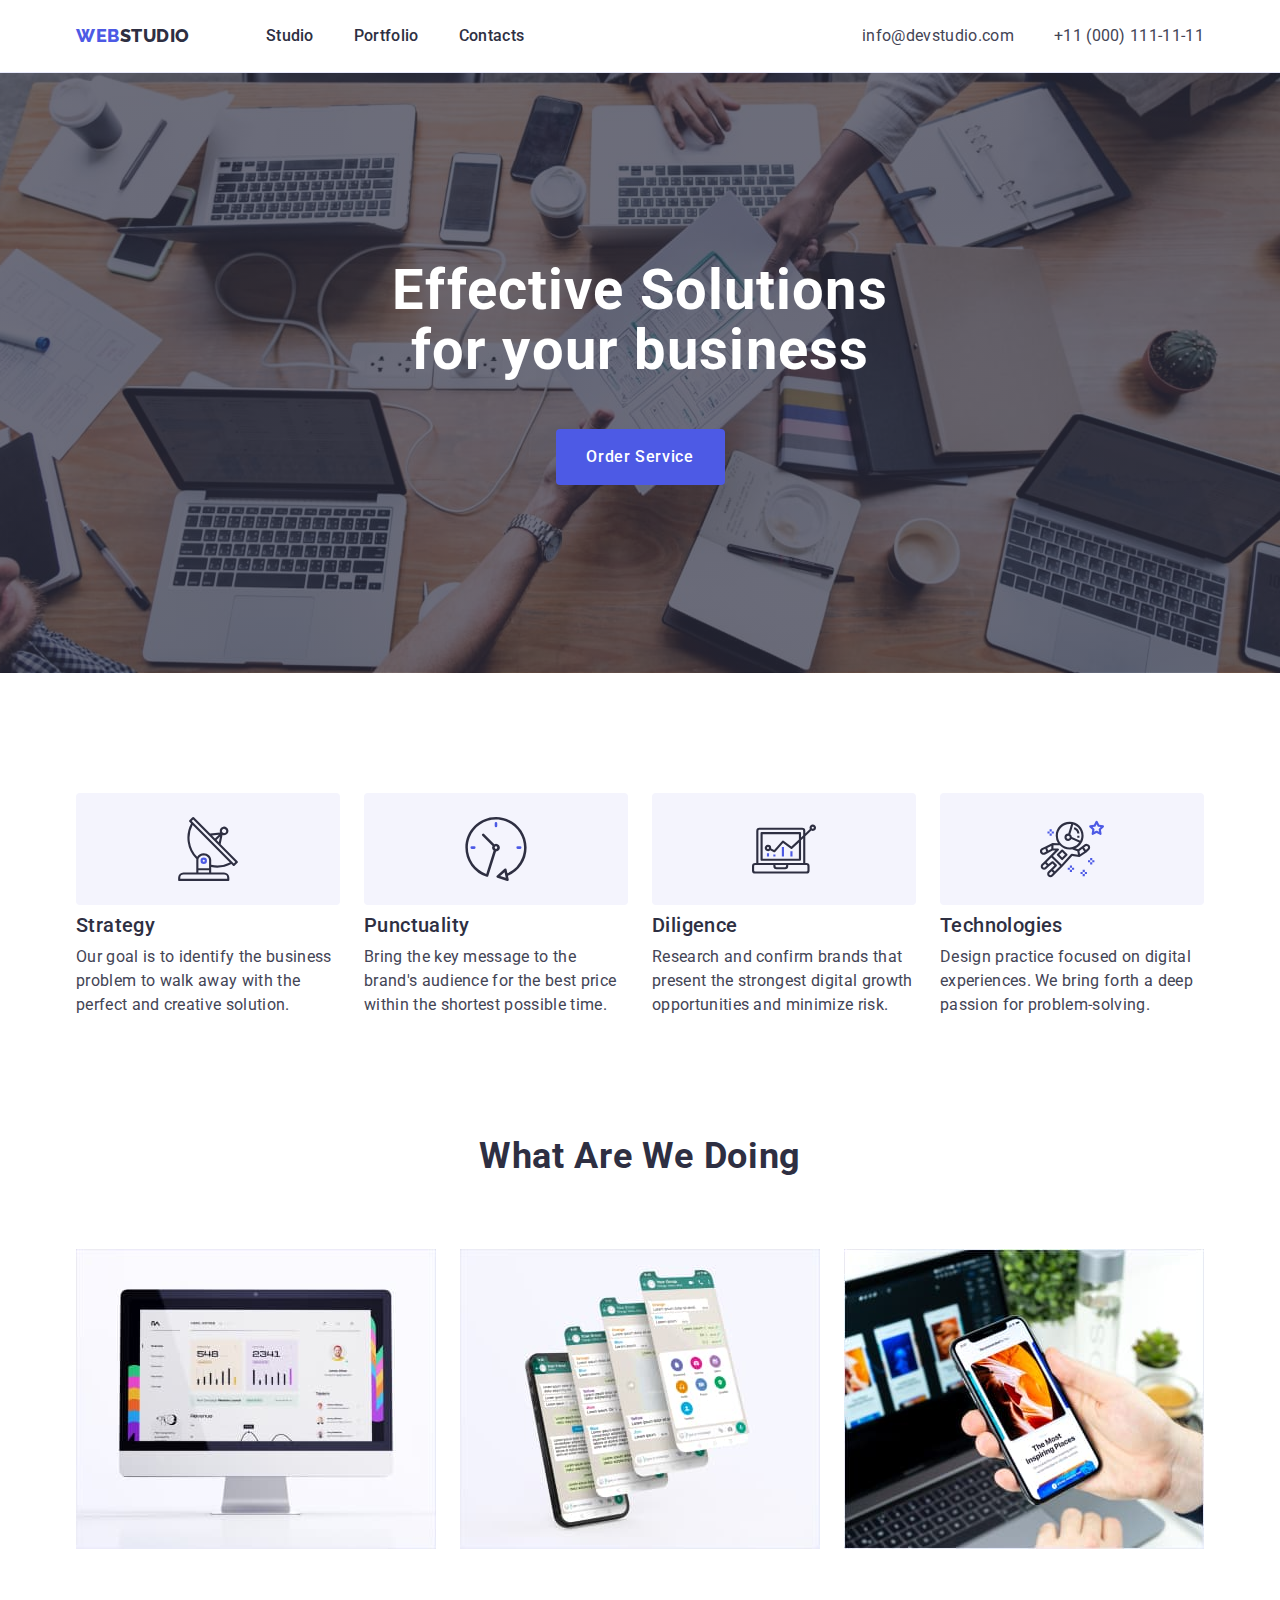
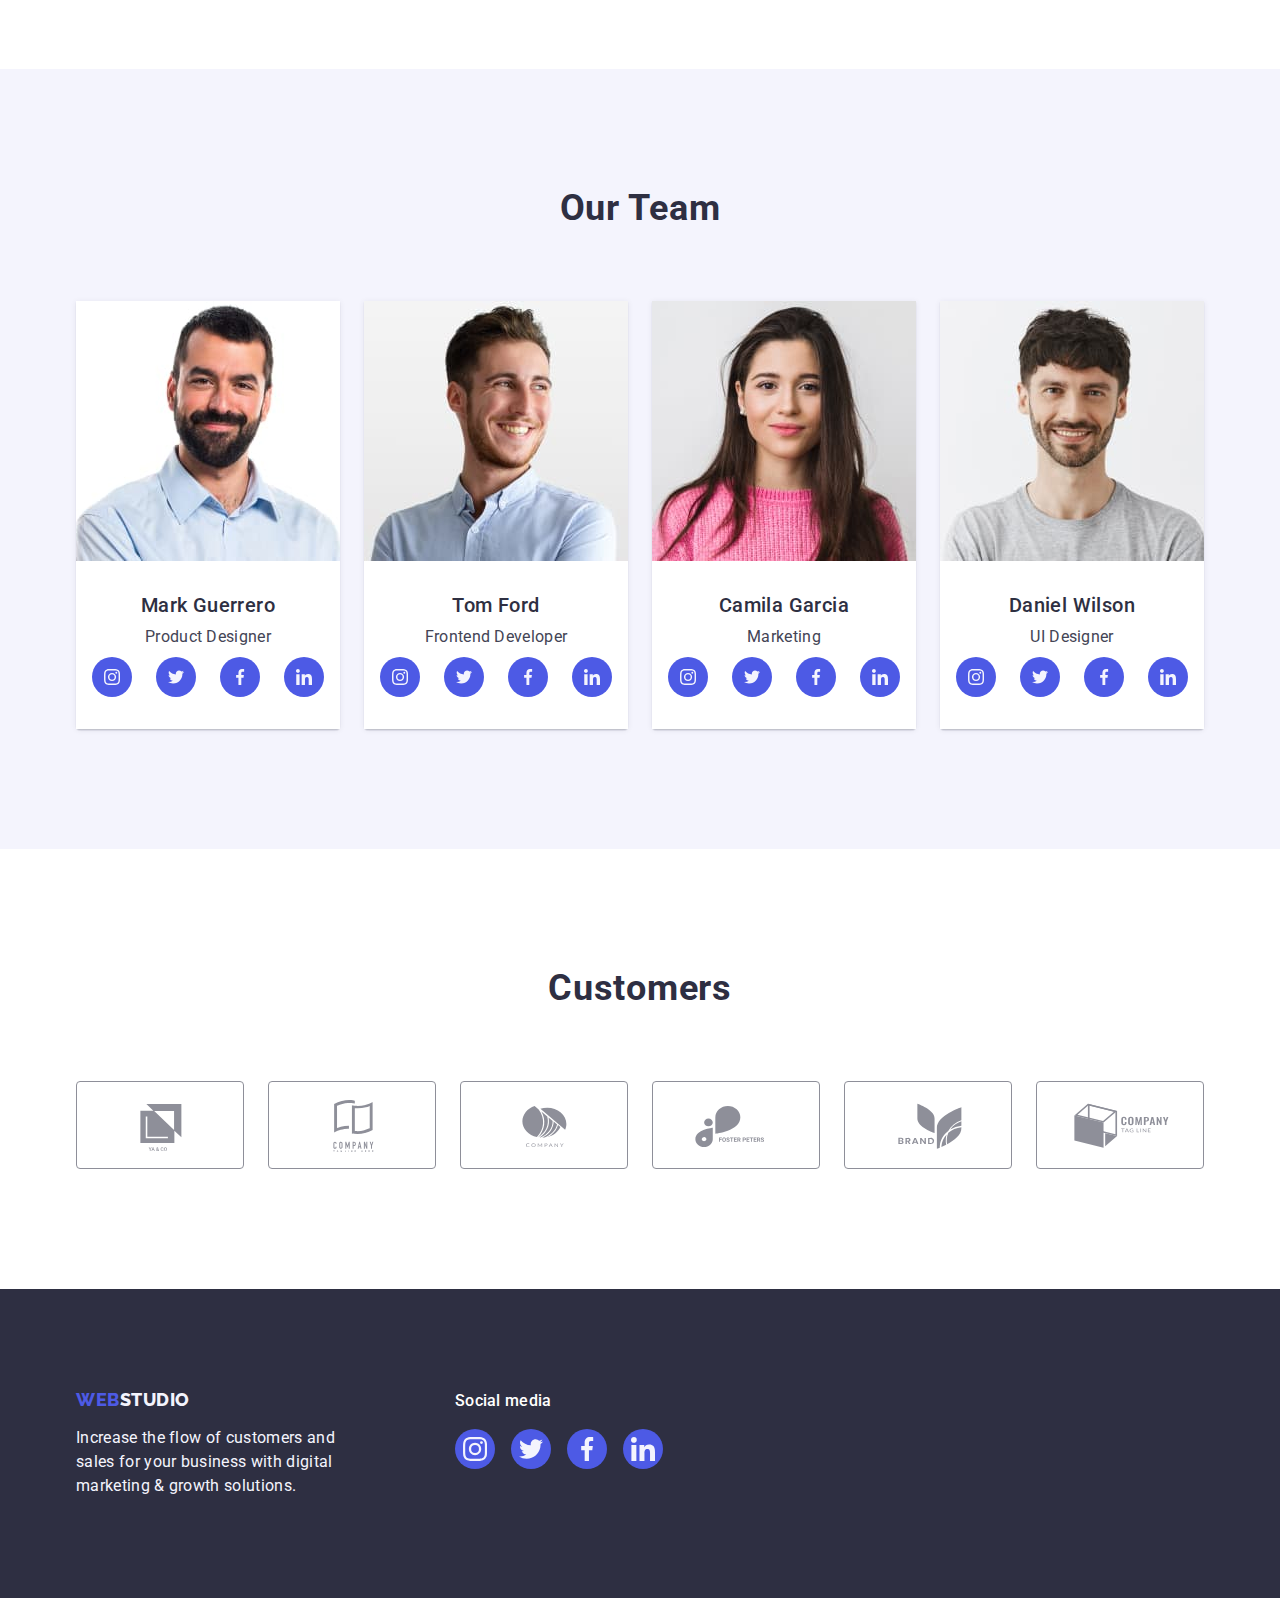
<file: index.html>
<!DOCTYPE html>
<html lang="en">
  <head>
    <meta charset="UTF-8" />
    <meta name="viewport" content="width=device-width, initial-scale=1.0" />
    <title>Document</title>
    <link
      rel="stylesheet"
      href="https://cdnjs.cloudflare.com/ajax/libs/modern-normalize/2.0.0/modern-normalize.min.css"
      integrity="sha512-4xo8blKMVCiXpTaLzQSLSw3KFOVPWhm/TRtuPVc4WG6kUgjH6J03IBuG7JZPkcWMxJ5huwaBpOpnwYElP/m6wg=="
      crossorigin="anonymous"
      referrerpolicy="no-referrer"
    />
    <link rel="stylesheet" href="css/styles.css" />
    <link rel="preconnect" href="https://fonts.googleapis.com" />
    <link rel="preconnect" href="https://fonts.gstatic.com" crossorigin />

    <link
      href="https://fonts.googleapis.com/css2?family=Raleway:wght@800&family=Roboto:wght@400;500;700;900&display=swap"
      rel="stylesheet"
    />
  </head>
  <body>
    <header class="header">
      <div class="container container-header">
        <nav class="logo-nav">
          <a href="./index.html" class="logo-link"
            >Web<span class="logo-part">Studio</span></a
          >

          <ul class="list">
            <li>
              <a class="page-description-link" href="./index.html">Studio</a>
            </li>
            <li>
              <a class="page-description-link" href="./portfolio.html"
                >Portfolio</a
              >
            </li>
            <li><a class="page-description-link" href="">Contacts</a></li>
          </ul>
        </nav>

        <address class="contact">
          <ul class="list">
            <li>
              <a
                href="mailto:info@devstudio.com"
                class="address-description link"
                >info@devstudio.com</a
              >
            </li>
            <li>
              <a href="tel:+110001111111" class="address-description link"
                >+11 (000) 111-11-11</a
              >
            </li>
          </ul>
        </address>
      </div>
    </header>

    <main>
      <section class="section main-title">
        <div class="container">
          <h1 class="main-text">Effective Solutions for your business</h1>
          <button class="hero-button" type="button">Order Service</button>
        </div>
      </section>

      <section class="section">
        <div class="container">
          <h2 class="visually-hidden">Goals</h2>
          <ul class="goals-list-list">
            <li class="goals-list-two">
              <div class="goals-icons">
                <svg width="64" height="64">
                  <use href="./images/icons.svg#icon-antenna-1"></use>
                </svg>
              </div>

              <h3 class="goals-title">Strategy</h3>
              <p class="goals-paragraph">
                Our goal is to identify the business problem to walk away with
                the perfect and creative solution.
              </p>
            </li>
            <li class="goals-list-two">
              <div class="goals-icons">
                <svg width="64" height="64">
                  <use href="./images/icons.svg#icon-clock-11"></use>
                </svg>
              </div>
              <h3 class="goals-title">Punctuality</h3>
              <p class="goals-paragraph">
                Bring the key message to the brand's audience for the best price
                within the shortest possible time.
              </p>
            </li>
            <li class="goals-list-two">
              <div class="goals-icons">
                <svg width="64" height="64">
                  <use href="./images/icons.svg#icon-diagram-1"></use>
                </svg>
              </div>
              <h3 class="goals-title">Diligence</h3>
              <p class="goals-paragraph">
                Research and confirm brands that present the strongest digital
                growth opportunities and minimize risk.
              </p>
            </li>
            <li class="goals-list-two">
              <div class="goals-icons">
                <svg width="64" height="64">
                  <use href="./images/icons.svg#icon-astronaut-1"></use>
                </svg>
              </div>
              <h3 class="goals-title">Technologies</h3>
              <p class="goals-paragraph">
                Design practice focused on digital experiences. We bring forth a
                deep passion for problem-solving.
              </p>
            </li>
          </ul>
        </div>
      </section>
      <section class="section-what-are-we-doing">
        <div class="container">
          <h2 class="what-are-we-doing-title">What are we doing</h2>
          <ul class="what-are-we-doing-list list">
            <li class="section-two-list">
              <img
                class="images"
                src="./images/img1(2).jpg"
                alt="imac"
                width="360"
                height="360"
              />
            </li>
            <li class="section-two-list">
              <img
                class="images"
                src="./images/img2(2).jpg"
                alt="phone"
                width="360"
                height="360"
              />
            </li>

            <li class="section-two-list">
              <img
                class="images"
                src="./images/img3(2).jpg"
                alt="picture"
                width="360"
                height="360"
              />
            </li>
          </ul>
        </div>
      </section>
      <!--Our team-->
      <section class="section our-team-background">
        <div class="container">
          <h2 class="our-team-title">Our Team</h2>
          <ul class="our-team-title-list list">
            <li class="our-team-box">
              <img
                class="images"
                src="./images/teamcard1(2).jpg"
                alt="man in a blue shirt"
                width="264"
                height="260"
              />
              <div class="our-team-names">
                <h3 class="our-team-name">Mark Guerrero</h3>
                <p class="our-team-paragraph">Product Designer</p>
                <ul class="our-team-social-media">
                  <li class="our-team-socialmedia-list">
                    <a class="our-team-link" href="#">
                      <svg class="our-team-icon" width="16" height="16">
                        <use href="./images/icons.svg#icon-instagram-2"></use>
                      </svg>
                    </a>
                  </li>
                  <li class="our-team-socialmedia-list">
                    <a class="our-team-link" href="#">
                      <svg class="our-team-icon" width="16" height="16">
                        <use href="./images/icons.svg#icon-twitter-1"></use>
                      </svg>
                    </a>
                  </li>
                  <li class="our-team-socialmedia-list">
                    <a href="" class="our-team-link">
                      <svg class="our-team-icon" width="16" height="16">
                        <use href="./images/icons.svg#icon-facebook-1-1"></use>
                      </svg>
                    </a>
                  </li>
                  <li class="our-team-socialmedia-list">
                    <a class="our-team-link" href="#">
                      <svg class="our-team-icon" width="16" height="16">
                        <use href="./images/icons.svg#icon-linkedin-1-1"></use>
                      </svg>
                    </a>
                  </li>
                </ul>
              </div>
            </li>
            <li class="our-team-box">
              <img
                class="images"
                src="./images/tomford.jpg"
                alt="smiling man in a shirt"
                width="264"
                height="260"
              />
              <div class="our-team-names">
                <h3 class="our-team-name">Tom Ford</h3>
                <p class="our-team-paragraph">Frontend Developer</p>
                <ul class="our-team-social-media">
                  <li class="our-team-socialmedia-list">
                    <a class="our-team-link" href="#">
                      <svg class="our-team-icon" width="16" height="16">
                        <use href="./images/icons.svg#icon-instagram-2"></use>
                      </svg>
                    </a>
                  </li>
                  <li class="our-team-socialmedia-list">
                    <a class="our-team-link" href="#">
                      <svg class="our-team-icon" width="16" height="16">
                        <use href="./images/icons.svg#icon-twitter-1"></use>
                      </svg>
                    </a>
                  </li>
                  <li class="our-team-socialmedia-list">
                    <a class="our-team-link" href="#">
                      <svg class="our-team-icon" width="16" height="16">
                        <use href="./images/icons.svg#icon-facebook-1-1"></use>
                      </svg>
                    </a>
                  </li>
                  <li class="our-team-socialmedia-list">
                    <a class="our-team-link" href="#">
                      <svg class="our-team-icon" width="16" height="16">
                        <use href="./images/icons.svg#icon-linkedin-1-1"></use>
                      </svg>
                    </a>
                  </li>
                </ul>
              </div>
            </li>
            <li class="our-team-box">
              <img
                class="images"
                src="images/camilagarcia.jpg"
                alt="woman in a pink jumper"
                width="264"
                height="260"
              />
              <div class="our-team-names">
                <h3 class="our-team-name">Camila Garcia</h3>
                <p class="our-team-paragraph">Marketing</p>
                <ul class="our-team-social-media">
                  <li class="our-team-socialmedia-list">
                    <a class="our-team-link" href="#">
                      <svg class="our-team-icon" width="16" height="16">
                        <use href="./images/icons.svg#icon-instagram-2"></use>
                      </svg>
                    </a>
                  </li>
                  <li class="our-team-socialmedia-list">
                    <a class="our-team-link" href="#">
                      <svg class="our-team-icon" width="16" height="16">
                        <use href="./images/icons.svg#icon-twitter-1"></use>
                      </svg>
                    </a>
                  </li>
                  <li class="our-team-socialmedia-list">
                    <a class="our-team-link" href="#">
                      <svg class="our-team-icon" width="16" height="16">
                        <use href="./images/icons.svg#icon-facebook-1-1"></use>
                      </svg>
                    </a>
                  </li>
                  <li class="our-team-socialmedia-list">
                    <a class="our-team-link" href="#">
                      <svg class="our-team-icon" width="16" height="16">
                        <use href="./images/icons.svg#icon-linkedin-1-1"></use>
                      </svg>
                    </a>
                  </li>
                </ul>
              </div>
            </li>
            <li class="our-team-box">
              <img
                class="images"
                src="./images/danielwilson.jpg"
                alt="man in a nude shirt"
                width="264"
                height="260"
              />
              <div class="our-team-names">
                <h3 class="our-team-name">Daniel Wilson</h3>
                <p class="our-team-paragraph">UI Designer</p>
                <ul class="our-team-social-media">
                  <li class="our-team-socialmedia-list">
                    <a class="our-team-link" href="#">
                      <svg class="our-team-icon" width="16" height="16">
                        <use href="./images/icons.svg#icon-instagram-2"></use>
                      </svg>
                    </a>
                  </li>
                  <li class="our-team-socialmedia-list">
                    <a class="our-team-link" href="#">
                      <svg class="our-team-icon" width="16" height="16">
                        <use href="./images/icons.svg#icon-twitter-1"></use>
                      </svg>
                    </a>
                  </li>
                  <li class="our-team-socialmedia-list">
                    <a class="our-team-link" href="#">
                      <svg class="our-team-icon" width="16" height="16">
                        <use href="./images/icons.svg#icon-facebook-1-1"></use>
                      </svg>
                    </a>
                  </li>
                  <li class="our-team-socialmedia-list">
                    <a class="our-team-link" href="#">
                      <svg class="our-team-icon" width="16" height="16">
                        <use href="./images/icons.svg#icon-linkedin-1-1"></use>
                      </svg>
                    </a>
                  </li>
                </ul>
              </div>
            </li>
          </ul>
        </div>
      </section>
      <!---Customers-->
      <section class="section">
        <div class="container">
          <h2 class="our-team-title">Customers</h2>
          <ul class="company-customers">
            <li class="company-customers-button">
              <a class="company-customers-link" href="#">
                <svg class="customers-icon" width="104" height="56">
                  <use href="./images/icons.svg#icon-client1"></use>
                </svg>
              </a>
            </li>
            <li class="company-customers-button">
              <a class="company-customers-link" href="#">
                <svg class="customers-icon" width="104" height="56">
                  <use href="./images/icons.svg#icon-client2"></use>
                </svg>
              </a>
            </li>
            <li class="company-customers-button">
              <a class="company-customers-link" href="#">
                <svg class="customers-icon" width="104" height="56">
                  <use href="./images/icons.svg#icon-client51"></use>
                </svg>
              </a>
            </li>
            <li class="company-customers-button">
              <a class="company-customers-link" href="#">
                <svg class="customers-icon" width="104" height="56">
                  <use href="./images/icons.svg#icon-client4"></use>
                </svg>
              </a>
            </li>
            <li class="company-customers-button">
              <a class="company-customers-link" href="#">
                <svg class="customers-icon" width="104" height="56">
                  <use href="./images/icons.svg#icon-client5"></use>
                </svg>
              </a>
            </li>
            <li class="company-customers-button">
              <a class="company-customers-link" href="#">
                <svg class="customers-icon" width="104" height="56">
                  <use href="./images/icons.svg#icon-client6"></use>
                </svg>
              </a>
            </li>
          </ul>
        </div>
      </section>
    </main>
    <!--footer-->
    <footer class="footer">
      <div class="container footer-links">
        <div class="footer-left">
          <a href="./index.html" class="logo-part-foot"
            >WEB<span class="logo-foot">Studio</span></a
          >
          <p class="footer-paragraph">
            Increase the flow of customers and <br />sales for your business
            with digital <br />
            marketing & growth solutions.
          </p>
        </div>
        <div>
          <p class="footer-social-media">Social media</p>
          <ul class="footer-social-media-links">
            <li class="footer-social-media-list">
              <a class="footer-icons" href="#">
                <svg class="our-team-icon" width="24" height="24">
                  <use href="./images/icons.svg#icon-instagram-2"></use>
                </svg>
              </a>
            </li>
            <li class="footer-social-media-list">
              <a class="footer-icons" href="#">
                <svg class="our-team-icon" width="24" height="24">
                  <use href="./images/icons.svg#icon-twitter-1"></use>
                </svg>
              </a>
            </li>
            <li class="footer-social-media-list">
              <a class="footer-icons" href="#">
                <svg class="our-team-icon" width="24" height="24">
                  <use href="./images/icons.svg#icon-facebook-1-1"></use>
                </svg>
              </a>
            </li>
            <li class="footer-social-media-list">
              <a class="footer-icons" href="#">
                <svg class="our-team-icon" width="24" height="24">
                  <use href="./images/icons.svg#icon-linkedin-1-1"></use>
                </svg>
              </a>
            </li>
          </ul>
        </div>
      </div>
    </footer>
  </body>
</html>
</file>
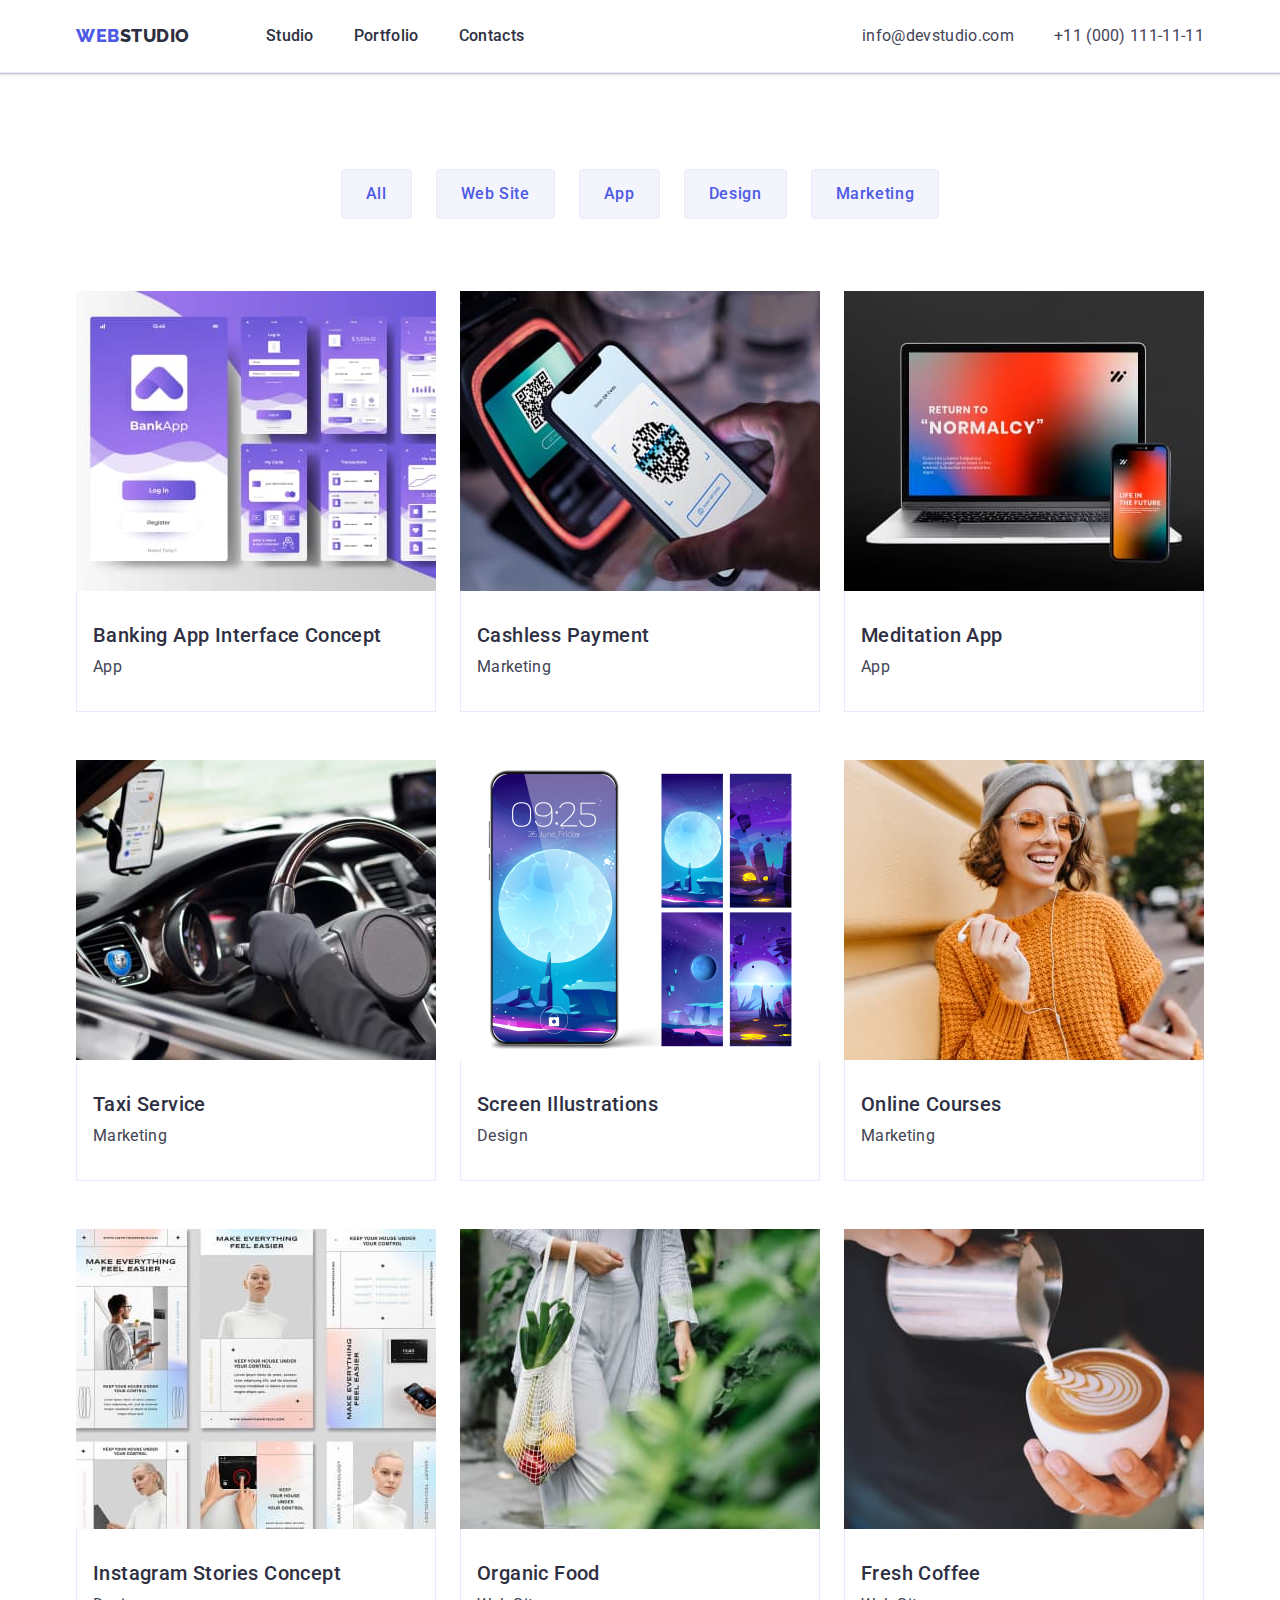
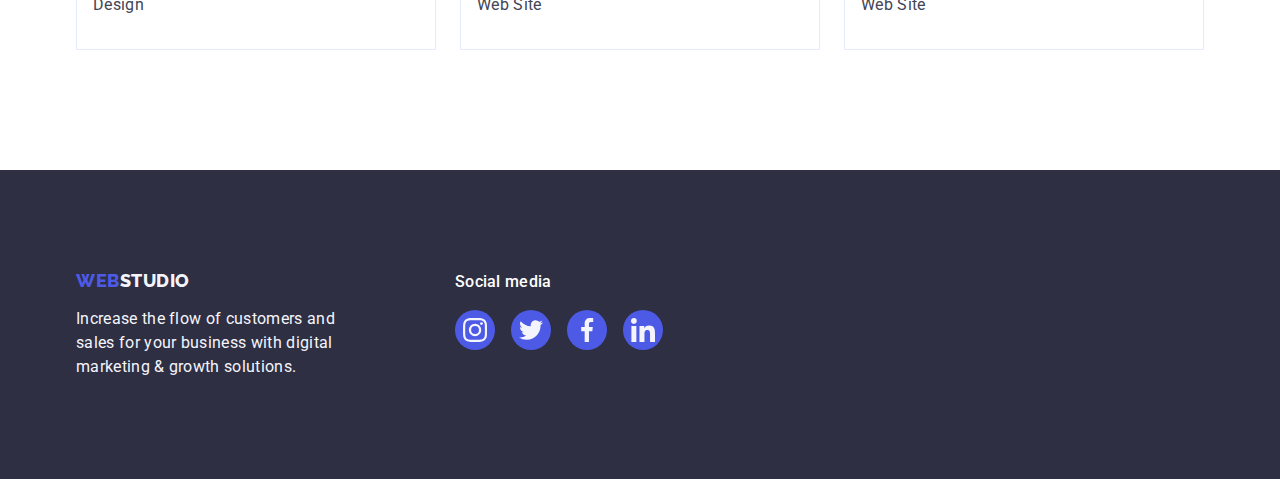
<file: portfolio.html>
<!DOCTYPE html>
<html lang="en">
  <head>
    <meta charset="UTF-8" />
    <meta name="viewport" content="width=device-width, initial-scale=1.0" />
    <link rel="preconnect" href="https://fonts.googleapis.com" />
    <link rel="preconnect" href="https://fonts.gstatic.com" crossorigin />
    <link
      rel="stylesheet"
      href="https://cdnjs.cloudflare.com/ajax/libs/modern-normalize/2.0.0/modern-normalize.min.css"
      integrity="sha512-4xo8blKMVCiXpTaLzQSLSw3KFOVPWhm/TRtuPVc4WG6kUgjH6J03IBuG7JZPkcWMxJ5huwaBpOpnwYElP/m6wg=="
      crossorigin="anonymous"
      referrerpolicy="no-referrer"
    />
    <link
      href="https://fonts.googleapis.com/css2?family=Raleway:wght@800&family=Roboto:wght@400;500;700;900&display=swap"
      rel="stylesheet"
    />
    <link rel="stylesheet" href="./css/styles.css" />
    <title>Document</title>
  </head>
  <body>
    <header class="header">
      <div class="container container-header">
        <nav class="logo-nav">
          <a href="./index.html" class="logo-link"
            >Web<span class="logo-part">Studio</span></a
          >

          <ul class="list">
            <li>
              <a class="page-description-link" href="./index.html">Studio</a>
            </li>
            <li>
              <a class="page-description-link" href="./portfolio.html"
                >Portfolio</a
              >
            </li>
            <li><a class="page-description-link" href="">Contacts</a></li>
          </ul>
        </nav>

        <address class="contact">
          <ul class="list">
            <li>
              <a
                href="mailto:info@devstudio.com"
                class="address-description link"
                >info@devstudio.com</a
              >
            </li>
            <li>
              <a href="tel:+110001111111" class="address-description link"
                >+11 (000) 111-11-11</a
              >
            </li>
          </ul>
        </address>
      </div>
    </header>
    <main>
      <section class="projects">
        <div class="container">
          <h1 class="visually-hidden">.</h1>
          <ul class="filter-list list">
            <li>
              <button class="filter layout" type="button">All</button>
            </li>
            <li>
              <button class="filter layout" type="button">Web Site</button>
            </li>
            <li><button class="filter layout" type="button">App</button></li>
            <li><button class="filter layout" type="button">Design</button></li>
            <li>
              <button class="filter layout" type="button">Marketing</button>
            </li>
          </ul>

          <ul class="projects-list">
            <li class="filter-photos-list">
              <a href="#" class="photos-link">
                <img
                  class="images"
                  src="./images/bankapp.jpg"
                  alt="banking app interface concept"
                  width="360"
                  height="300"
                />
                <div class="service-box">
                  <h2 class="project-title">Banking App Interface Concept</h2>
                  <p class="project-paragraph">App</p>
                </div>
              </a>
            </li>

            <li class="filter-photos-list">
              <a href="" class="photos-link">
                <img
                  class="images"
                  src="./images/cashlesspayment.jpg"
                  alt="qr code on iphone screen"
                  width="360"
                  height="300"
                />
                <div class="service-box">
                  <h2 class="project-title">Cashless Payment</h2>
                  <p class="project-paragraph">Marketing</p>
                </div>
              </a>
            </li>

            <li class="filter-photos-list">
              <a href="" class="photos-link">
                <img
                  class="images"
                  src="./images/meditationapp.jpg"
                  alt="laptop and phone"
                  width="360"
                  height="300"
                />
                <div class="service-box">
                  <h2 class="project-title">Meditation App</h2>
                  <p class="project-paragraph">App</p>
                </div>
              </a>
            </li>
            <li class="filter-photos-list">
              <a href="" class="photos-link">
                <img
                  class="images"
                  src="./images/taxiservice.jpg"
                  alt="steering wheel"
                  width="360"
                  height="300"
                />
                <div class="service-box">
                  <h2 class="project-title">Taxi Service</h2>
                  <p class="project-paragraph">Marketing</p>
                </div>
              </a>
            </li>

            <li class="filter-photos-list">
              <a href="" class="photos-link">
                <img
                  class="images"
                  src="./images/screenillustrations.jpg"
                  alt="phones with moon backgrounds"
                  width="360"
                  height="300"
                />
                <div class="service-box">
                  <h2 class="project-title">Screen Illustrations</h2>
                  <p class="project-paragraph">Design</p>
                </div>
              </a>
            </li>
            <li class="filter-photos-list">
              <a href="" class="photos-link">
                <img
                  class="images"
                  src="./images/onlinecourses.jpg"
                  alt="smiling woman wearing sunglasses"
                  width="360"
                  height="300"
                />
                <div class="service-box">
                  <h2 class="project-title">Online Courses</h2>
                  <p class="project-paragraph">Marketing</p>
                </div>
              </a>
            </li>
            <li class="filter-photos-list">
              <a href="" class="photos-link">
                <img
                  class="images"
                  src="./images/instastories.jpg"
                  alt="instagram stories"
                  width="360"
                  height="300"
                />
                <div class="service-box">
                  <h2 class="project-title">Instagram Stories Concept</h2>
                  <p class="project-paragraph">Design</p>
                </div>
              </a>
            </li>
            <li class="filter-photos-list">
              <a href="" class="photos-link">
                <img
                  class="images"
                  src="./images/organicfood.jpg"
                  alt="woman carrying a bag of vegetable"
                  width="360"
                  height="300"
                />
                <div class="service-box">
                  <h2 class="project-title">Organic Food</h2>
                  <p class="project-paragraph">Web Site</p>
                </div>
              </a>
            </li>
            <li class="filter-photos-list">
              <a href="" class="photos-link">
                <img
                  class="images"
                  src="./images/freshcoffee.jpg"
                  alt="coffe art"
                  width="360"
                  height="300"
                />
                <div class="service-box">
                  <h2 class="project-title">Fresh Coffee</h2>
                  <p class="project-paragraph">Web Site</p>
                </div>
              </a>
            </li>
          </ul>
        </div>
      </section>
    </main>
    <footer class="footer">
      <div class="container footer-links">
        <div class="footer-left">
          <a href="./index.html" class="logo-part-foot"
            >WEB<span class="logo-foot">Studio</span></a
          >
          <p class="footer-paragraph">
            Increase the flow of customers and <br />sales for your business
            with digital <br />
            marketing & growth solutions.
          </p>
        </div>
        <div>
          <p class="footer-social-media">Social media</p>
          <ul class="footer-social-media-links">
            <li class="footer-social-media-list">
              <a class="footer-icons" href="#">
                <svg class="our-team-icon" width="24" height="24">
                  <use href="./images/icons.svg#icon-instagram-2"></use>
                </svg>
              </a>
            </li>
            <li class="footer-social-media-list">
              <a class="footer-icons" href="#">
                <svg class="our-team-icon" width="24" height="24">
                  <use href="./images/icons.svg#icon-twitter-1"></use>
                </svg>
              </a>
            </li>
            <li class="footer-social-media-list">
              <a class="footer-icons" href="#">
                <svg class="our-team-icon" width="24" height="24">
                  <use href="./images/icons.svg#icon-facebook-1-1"></use>
                </svg>
              </a>
            </li>
            <li class="footer-social-media-list">
              <a class="footer-icons" href="#">
                <svg class="our-team-icon" width="24" height="24">
                  <use href="./images/icons.svg#icon-linkedin-1-1"></use>
                </svg>
              </a>
            </li>
          </ul>
        </div>
      </div>
    </footer>
  </body>
</html>
</file>
<file: css/styles.css>
* {
  box-sizing: border-box;
  margin: 0;
  padding: 0;
}
body {
  font-family: "Roboto", sans-serif;
  color: #434455;
  background-color: var(--white);

  margin: 0 auto;
}

ul,
ol {
  list-style: none;
  margin: 0;
  padding-left: 0;
}

:root {
  --main-blue: #2196f3;
  --purple: #4d5ae5;
  --navy-blue: #2e2f42;
  --grey-paragraphs: #434455;
  --off-white: #f4f4fd;
  --white: #fff;
}
.section {
  padding: 120px 0;
}
/* Logo section */

.header {
  border-bottom: 1px solid #e7e9fc;
  box-shadow: 0px 2px 1px rgba(46, 47, 66, 0.08),
    0px 1px 1px rgba(46, 47, 66, 0.16), 0px 1px 6px rgba(46, 47, 66, 0.08);
}
.container {
  width: 1158px;
  margin: 0 auto;
  padding-left: 15px;
  padding-right: 15px;
}
.container-header {
  display: flex;
  justify-content: space-between;
  align-items: center;
}

.logo-nav {
  display: flex;
  align-items: center;
}
.logo-link {
  font-family: "Raleway", sans-serif;
  color: #4d5ae5;
  font-size: 18px;
  font-weight: 800;
  line-height: 1.17em;
  letter-spacing: 0.54px;
  text-transform: uppercase;
  margin-right: 76px;
  text-decoration: none;
}

.logo-part {
  color: #2e2f42;
  font-family: "Raleway", sans-serif;
}
.logo {
  font-family: "Raleway", sans-serif;
  color: #4d5ae5;
  font-size: 18px;
  line-height: 1.17;
  font-weight: 800;
  letter-spacing: 0.03em;
  text-transform: uppercase;
}
.logo-part {
  font-family: "Raleway", sans-serif;
  font-size: 18px;
  font-weight: 800;
  line-height: 1.17em;
  letter-spacing: 0.54px;
  text-transform: uppercase;
  display: inline-block;
}
/* Page description */
.list {
  display: flex;
  gap: 40px;
}

.page-description-link {
  color: #2e2f42;
  font-size: 16px;
  line-height: 1.5;
  font-weight: 500;
  letter-spacing: 0.02em;
  letter-spacing: 0.32px;
  display: inline-block;
  padding: 24px 0;
  text-decoration: none;
}

.page-description:hover,
.page-description:focus {
  color: #404bbf;
}
/* Contacts */
.contact {
  font-style: normal;
  color: #757575;
  font-size: 14px;
  font-weight: 500;
  letter-spacing: 0.02em;
}
.address-description {
  color: #434455;
  font-size: 16px;
  font-weight: 400;
  line-height: 1.5;
  letter-spacing: 0.32px;
  text-decoration: none;
}
.link {
  padding: 24px 0 24px;
  text-decoration: none;
}
.address-description:hover,
.address-description:focus {
  color: #404bbf;
}
/* Main */
.main-title {
  padding: 188px 0;
  max-width: 1440px;
  background-color: #2e2f42;
  background-image: linear-gradient(
      rgba(46, 47, 66, 0.7),
      rgba(46, 47, 66, 0.7)
    ),
    url(../images/peopleoffice.jpg);
  background-size: cover;
  background-position: center;
  background-repeat: no-repeat;
  margin: 0 auto;
}
.main-text {
  color: #ffffff;
  font-weight: 700;
  font-size: 56px;
  line-height: 1.07em;
  text-align: center;
  letter-spacing: 1.12px;
  margin: 0 auto;
  max-width: 496px;
  padding-bottom: 48px;
}

.hero-button {
  font-family: "Roboto", sans-serif;
  color: #ffffff;
  background-color: #4d5ae5;
  font-size: 16px;
  font-weight: 500;
  line-height: 1.5em;
  letter-spacing: 0.04em;
  cursor: pointer;
  display: block;
  min-width: 169px;
  height: 56px;
  border-radius: 4px;
  border: none;
  margin: 0 auto;
}

.hero-button:hover,
.hero-button:focus {
  color: #ffffff;
  background-color: #404bbf;
}
.hero {
  background-color: #2e2f42;
  padding: 188px 0;
}
.hero-title {
  color: #fff;
  text-align: center;
  font-size: 56px;
  font-weight: 700px;
  line-height: 1.07;
  letter-spacing: 1.12px;
  max-width: 496px;
}
/* goals list */
h2 {
  color: #2e2f42;
}

.goals-list-list {
  list-style: none;
  display: flex;
  gap: 24px;
  justify-content: center;
  padding: 0;
}
.goals-list-two {
  flex-basis: calc((100% - 72px) / 4);
}
.goals-icons {
  display: flex;
  align-items: center;
  justify-content: center;
  background-color: #f4f4fd;
  height: 112px;
  margin-bottom: 8px;
  border-radius: 4px;
  border: none;
}

.goals-title {
  color: var(--navy-blue);
  font-size: 20px;
  font-weight: 500;
  line-height: 1.2;
  letter-spacing: 0.4px;
  margin-bottom: 8px;
}

.goals-paragraph {
  color: var(--grey-paragraphs);
  font-size: 16px;
  line-height: 1.5;
  letter-spacing: 0.02em;
}
/* What are we doing */
.section-what-are-we-doing {
  padding-bottom: 120px;
}
.what-are-we-doing-title {
  color: var(--navy-blue);
  font-size: 36px;
  font-weight: 700px;
  line-height: 1.11;
  letter-spacing: 0.02em;
  text-align: center;
  text-transform: capitalize;
  margin-bottom: 72px;
}
.what-are-we-doing-list {
  display: flex;
  gap: 24px;
}
.images {
  display: block;
  max-width: 100%;
  height: auto;
}
.section-two-list {
  width: calc((100% - 48px) / 3);
}
/* our team */
.our-team-title {
  color: var(--navy-blue);
  font-size: 36px;
  font-weight: 700px;
  line-height: 1.11;
  letter-spacing: 0.72px;
  text-align: center;
  text-transform: capitalize;
  margin-bottom: 72px;
}
.our-team-background {
  background-color: #f4f4fd;
  padding: 120px 0;
}
.our-team-title-list {
  display: flex;
  gap: 24px;
}
.our-team-names {
  padding: 32px 0;
  text-align: center;

  background-color: #ffffff;
}
.our-team-name {
  color: var(--navy-blue);
  font-size: 20px;
  font-weight: 500;
  line-height: 1.2;
  letter-spacing: 0.4px;
  margin-bottom: 8px;
}
.our-team-social-media {
  display: flex;
  gap: 24px;
  justify-content: center;
  margin-top: 8px;
}
.our-team-socialmedia-list {
  width: 40px;
  height: 40px;
}
.our-team-link {
  width: 40px;
  height: 40px;
  background-color: #4d5ae5;
  border-radius: 50%;
  display: flex;
  align-items: center;
  justify-content: center;
}
.our-team-link:hover,
.our-team-link:focus {
  background-color: #404bbf;
}
.our-team-icon {
  fill: #f4f4fd;
}
.our-team-paragraph {
  color: var(--grey-paragraphs);
  font-size: 16px;
  line-height: 1.5;
  letter-spacing: 0.32px;
}
.our-team-box {
  width: calc((100% - 72px) / 4);

  border-radius: 0px 0px 4px 4px;
  box-shadow: 0px 1px 6px rgba(46, 47, 66, 0.08),
    0px 1px 1px rgba(46, 47, 66, 0.16), 0px 2px 1px rgba(46, 47, 66, 0.08);
}
.our-team {
  background-color: #f4f4fd;
  padding: 0;
}
/* Customers */
.company-customers {
  justify-content: center;
  text-align: center;
  gap: 24px;

  display: flex;
}
.company-customers-button {
  background-color: #fff;
  width: 168px;
  height: 88px;
}
.company-customers-link {
  width: 100%;
  height: 100%;
  border-radius: 4px;
  border: 1px solid #8e8f99;
  display: flex;
  align-items: center;
  justify-content: center;
  color: #8e8f99;
}
.company-customers-link:hover,
.company-customers-link:focus {
  color: #404bbf;
  border-color: #404bbf;
}
.customers-icon {
  fill: currentColor;
}
/* Footer */
.footer {
  background-color: #2e2f42;
  padding: 100px 0;
}
.logo-part-foot {
  color: var(--purple);
  font-family: "Raleway", sans-serif;
  font-size: 18px;
  font-weight: 800;
  line-height: 1.17;
  letter-spacing: 0.54px;
  text-transform: uppercase;
  text-decoration: none;
  display: inline-block;
  margin-bottom: 16px;
}

.logo-foot {
  color: var(--off-white);

  font-family: "Raleway", sans-serif;
  font-size: 18px;
  font-weight: 800;
  line-height: 1.17em;
  letter-spacing: 0.54px;
  text-transform: uppercase;
}
.footer-paragraph {
  color: var(--off-white);
  font-size: 16px;
  letter-spacing: 0.32px;
  font-weight: 400;
  line-height: 1.5em;
  max-width: 264px;
}
.footer-social-media {
  color: white;
  font-family: Roboto;
  font-size: 16px;
  font-style: normal;
  font-weight: 500;
  line-height: 1.5em;
  letter-spacing: 0.32px;
  margin-bottom: 16px;
}

.footer-social-media-links {
  display: flex;
  gap: 16px;
}
.footer-social-media-list {
  width: 40px;
  height: 40px;
}

.footer-icons {
  display: flex;
  align-items: center;
  background-color: #4d5ae5;
  border-radius: 50%;
  width: 100%;
  height: 100%;
  justify-content: center;
}
.footer-left {
  margin-right: 120px;
}
.footer-links {
  display: flex;
  align-items: baseline;
}
.footer-icons:hover,
.footer-icons:focus {
  background-color: #31d0aa;
}
/*/PORTFOLIO/*/
.navigation {
  display: flex;
  align-items: center;
}

.filter-list {
  display: flex;
  justify-content: center;
  gap: 24px;
  margin-bottom: 72px;
}
.filter {
  color: #4d5ae5;
  background-color: #f4f4fd;
  font-size: 16px;
  font-weight: 500;
  line-height: 1.5;
  letter-spacing: 0.04em;
  font-family: "Roboto", sans-serif;
  cursor: pointer;
}
.layout {
  padding: 12px 24px;
  border-radius: 4px;
  border: 1px solid #e7e9fc;
}
.filter.layout:hover,
.filter.layout:focus {
  color: #fff;
  background-color: #4d5ae5;
  border: 1px solid transparent;
  box-shadow: 0px 3px 1px rgba(0, 0, 0, 0.1), 0px 2px 1px rgba(0, 0, 0, 0.08),
    0px 2px 2px rgba(0, 0, 0, 0.12);
}

.projects-list {
  display: flex;
  flex-wrap: wrap;
  column-gap: 24px;
  row-gap: 48px;
}
.filter-photos-list {
  width: calc((100% - 48px) / 3);
  text-decoration: none;
}
.photos-link {
  display: block;
  text-decoration: none;
}
.photos-link:hover,
.photos-link:focus {
  box-shadow: 0px 1px 6px rgba(46, 47, 66, 0.08),
    0px 1px 1px rgba(46, 47, 66, 0.16), 0px 2px 1px rgba(46, 47, 66, 0.08);
}

.service-box {
  padding: 32px 16px;
  border: 1px solid #e7e9fc;
  border-top: none;
}
.project-title {
  color: #2e2f42;
  font-size: 20px;
  font-weight: 500;
  line-height: 1.2;
  letter-spacing: 0.02em;
  margin-bottom: 8px;
}
.project-paragraph {
  color: #434455;
  font-size: 16px;
  letter-spacing: 0.02em;
  font-weight: 400;
  line-height: 1.5em;
}
.projects {
  padding-top: 96px;
  padding-bottom: 120px;
}

.visually-hidden {
  position: absolute;
  width: 1px;
  height: 1px;
  margin: -1px;
  border: 0;
  padding: 0;
  white-space: nowrap;
  clip-path: inset(100%);
  clip: rect(0 0 0 0);
  overflow: hidden;
}
.pages {
  list-style: none;
  text-decoration: none;
}

.main-description {
  background: #2f303a;
  text-align: center;
  padding: 200px 0;
}
</file>
